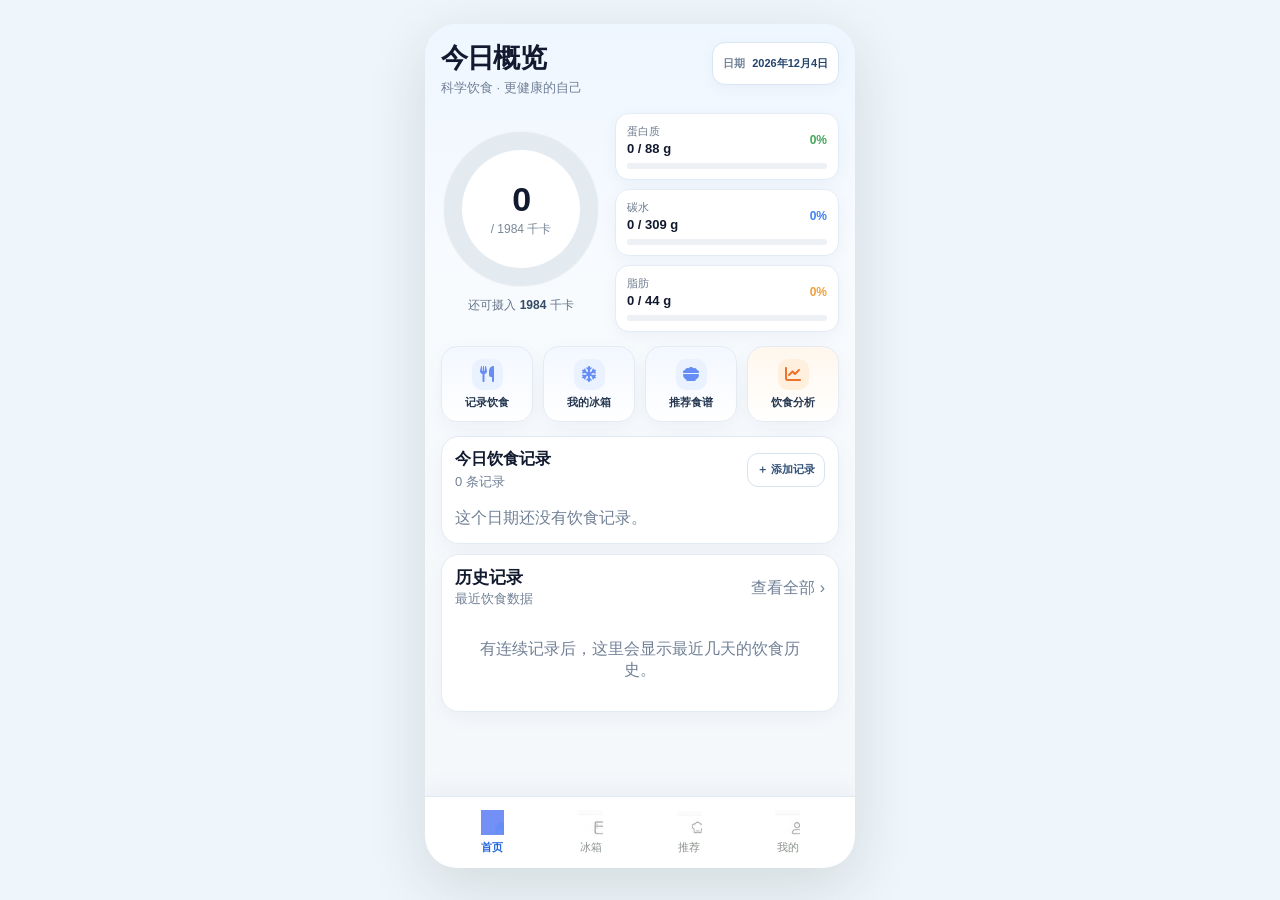
<file: index.html>
<!doctype html>
<html lang="zh-CN">
<head>
  <meta charset="utf-8" />
  <meta name="viewport" content="width=device-width, initial-scale=1, viewport-fit=cover" />
  <meta name="theme-color" content="#f3f8fd" />
  <meta name="apple-mobile-web-app-capable" content="yes" />
  <meta name="apple-mobile-web-app-status-bar-style" content="default" />
  <meta name="apple-mobile-web-app-title" content="好好吃饭" />
  <link rel="manifest" href="/manifest.webmanifest" />
  <link rel="apple-touch-icon" href="/assets/icon-192.png" />
  <link rel="stylesheet" href="/styles.css?v=1.3.3" />
  <title>好好吃饭 · Nutrition Planner</title>
</head>
<body>
  <main id="app" class="app-shell" aria-live="polite"><div class="boot-message">正在加载 Nutrition Planner…</div></main>
  <script src="/app.js?v=1.3.3" defer></script>
</body>
</html>
</file>
<file: styles.css>
:root {
  --bg: #f7faf5;
  --surface: #ffffff;
  --surface-soft: #f1f8ef;
  --surface-green: #eaf6e7;
  --text: #182019;
  --muted: #7d877e;
  --line: #e6ece4;
  --green: #4f9b4b;
  --green-dark: #2f7f35;
  --green-soft: #dff0db;
  --orange: #e9a132;
  --red: #d94a45;
  --shadow: 0 8px 28px rgba(34, 73, 37, .08);
  --radius-xl: 24px;
  --radius-lg: 18px;
  --radius-md: 14px;
  --safe-bottom: env(safe-area-inset-bottom, 0px);
}
* { box-sizing: border-box; }
html, body { margin: 0; width:100%; height:100%; min-height:100%; background: var(--bg); color: var(--text); font-family: -apple-system, BlinkMacSystemFont, "Segoe UI", "PingFang SC", "Hiragino Sans GB", "Microsoft YaHei", sans-serif; }
body { display:flex; justify-content:center; overflow:hidden; }
button, input, select { font: inherit; }
button { color: inherit; }
button:focus-visible, input:focus-visible, select:focus-visible { outline: 3px solid rgba(79,155,75,.22); outline-offset: 2px; }
.app-shell { --nav-height:72px; width:100%; max-width:430px; height:100dvh; min-height:100dvh; background:var(--bg); position:relative; overflow:hidden; padding-bottom:0; }
.screen { height:calc(100% - var(--nav-height) - var(--safe-bottom)); min-height:0; overflow-y:auto; overscroll-behavior:contain; -webkit-overflow-scrolling:touch; scrollbar-width:thin; }
.screen.detail-screen { height:100%; }
.page { padding:18px 18px 28px; }
.page.with-hero { background: linear-gradient(#f1f9ed 0 190px, var(--bg) 190px); }
.header-row { display:flex; align-items:flex-start; justify-content:space-between; gap:12px; }
.eyebrow { color: var(--muted); font-size: 13px; }
h1,h2,h3,p { margin: 0; }
h1 { font-size: 28px; line-height: 1.22; letter-spacing:-.02em; }
h2 { font-size: 20px; line-height:1.3; }
h3 { font-size: 16px; }
.muted { color: var(--muted); }
.card { background: var(--surface); border: 1px solid rgba(230,236,228,.88); border-radius: var(--radius-xl); box-shadow: var(--shadow); }
.card.flat { box-shadow:none; }
.section-title { display:flex; align-items:center; justify-content:space-between; margin: 18px 2px 10px; }
.section-title h2 { font-size:17px; }
.link-btn { border:0; background:none; color:var(--muted); padding:8px 0; min-height:44px; }
.hero-art { width:76px; height:76px; object-fit:contain; padding:18px; border-radius:22px; background:rgba(255,255,255,.72); border:1px solid rgba(225,236,222,.85); }
.header-icon { width:54px; height:54px; object-fit:contain; padding:13px; border-radius:17px; background:var(--surface-green); }
.greeting { padding-top: 8px; }
.greeting p { margin-top:7px; font-size:14px; color:var(--muted); }
.goal-card { padding:16px; margin-top:16px; }
.goal-title { display:flex; align-items:center; justify-content:space-between; margin-bottom:12px; }
.goal-grid { display:grid; grid-template-columns: 140px 1fr; gap:16px; align-items:center; }
.ring { width:136px; height:136px; border-radius:50%; background: conic-gradient(var(--green) var(--pct), #edf1ec 0); display:grid; place-items:center; position:relative; }
.ring::after { content:""; width:103px; height:103px; border-radius:50%; background:var(--surface); position:absolute; }
.ring-content { position:relative; z-index:1; text-align:center; }
.ring-content strong { display:block; font-size:30px; }
.ring-content span { color:var(--muted); font-size:12px; }
.macro-list { display:grid; gap:11px; }
.macro-line { display:grid; gap:6px; }
.macro-line .row { display:flex; justify-content:space-between; font-size:12px; }
.progress { height:7px; border-radius:100px; background:#edf1ec; overflow:hidden; }
.progress > i { display:block; height:100%; border-radius:100px; background:var(--green); }
.quick-grid { display:grid; grid-template-columns:repeat(4,1fr); gap:10px; margin-top:14px; }
.quick { border:0; background:rgba(255,255,255,.78); border-radius:18px; padding:12px 8px 10px; min-height:100px; box-shadow:0 6px 20px rgba(52,92,55,.05); }
.quick-icon { width:38px; height:38px; margin:0 auto 8px; border-radius:12px; background:var(--surface-green); display:grid; place-items:center; }
.quick-icon img { width:19px; height:19px; object-fit:contain; }
.quick strong { display:block; font-size:13px; }
.quick span { display:block; margin-top:5px; color:var(--muted); font-size:10px; line-height:1.35; }
.banner { display:flex; align-items:center; justify-content:space-between; gap:10px; min-height:78px; background:linear-gradient(90deg,#ecf7e9,#f8fbf7); border-radius:20px; padding:12px 14px; margin-top:14px; overflow:hidden; }
.banner img { width:54px; height:54px; object-fit:contain; padding:13px; border-radius:16px; background:rgba(255,255,255,.78); border:1px solid rgba(225,236,222,.85); }
.banner strong { display:block; }
.banner small { display:block; margin-top:4px; color:var(--muted); }
.bottom-nav { position:absolute; left:0; transform:none; bottom:0; width:100%; height:calc(var(--nav-height) + var(--safe-bottom)); padding:8px 18px calc(8px + var(--safe-bottom)); background:rgba(255,255,255,.98); border-top:1px solid var(--line); display:grid; grid-template-columns:repeat(4,1fr); z-index:40; backdrop-filter:blur(12px); }
.nav-btn { border:0; background:none; display:flex; flex-direction:column; align-items:center; justify-content:center; gap:5px; color:#8a928a; font-size:11px; min-height:52px; }
.nav-btn img { width:25px; height:25px; object-fit:contain; filter:grayscale(1) opacity(.65); }
.nav-btn.active { color:var(--green-dark); font-weight:600; }
.nav-btn.active img { filter:none; }
.toolbar { display:flex; gap:10px; align-items:center; }
.primary { border:0; background:var(--green); color:white; border-radius:999px; min-height:44px; padding:0 16px; font-weight:600; box-shadow:0 7px 18px rgba(79,155,75,.2); }
.secondary { border:1px solid var(--line); background:white; border-radius:14px; min-height:44px; padding:0 14px; }
.search { width:100%; min-height:46px; border-radius:14px; border:1px solid var(--line); background:#f8faf7; padding:0 14px; color:var(--text); }
.chips { display:flex; gap:8px; overflow-x:auto; padding:10px 0 4px; scrollbar-width:none; }
.chip { border:0; background:transparent; color:var(--muted); min-height:38px; padding:0 12px; border-radius:999px; white-space:nowrap; }
.chip.active { background:var(--surface-green); color:var(--green-dark); font-weight:600; }
.food-list { margin-top:8px; background:var(--surface); border-radius:18px; border:1px solid var(--line); overflow:hidden; }
.food-row { display:grid; grid-template-columns:1fr auto 18px; gap:12px; align-items:center; padding:13px 14px; border-bottom:1px solid var(--line); }
.food-row:last-child { border-bottom:0; }
.food-main strong { display:block; font-size:15px; }
.food-main span { display:block; margin-top:4px; font-size:12px; color:var(--muted); }
.food-meta { text-align:right; font-size:12px; }
.food-meta time { display:block; color:var(--muted); margin-bottom:6px; }
.badge { display:inline-flex; align-items:center; min-height:25px; padding:0 9px; border-radius:999px; font-size:11px; font-weight:600; background:#edf6ea; color:var(--green-dark); }
.badge.warn { background:#fff3dc; color:#c37b00; }
.badge.danger { background:#ffe7e5; color:#cb443d; }
.chev { color:#a8afa8; font-size:20px; }
.empty { padding:28px 18px; text-align:center; color:var(--muted); }
.detail-topbar { min-height:70px; display:grid; grid-template-columns:44px 1fr auto; align-items:center; gap:10px; padding:10px 16px; background:var(--surface); border-bottom:1px solid var(--line); }
.detail-topbar > strong { text-align:center; }
.detail-back, .detail-edit { min-width:44px; min-height:44px; border:0; background:transparent; }
.detail-back { font-size:28px; text-align:left; }
.detail-edit { width:auto; padding:0 8px; color:var(--green-dark); }
.detail-body { position:relative; background:var(--bg); padding:20px 18px 28px; }
.detail-body.no-hero { margin-top:0; border-radius:0; }
.tags { display:flex; gap:8px; margin-top:8px; }
.info-grid { display:grid; grid-template-columns:1fr 1fr; gap:10px; margin-top:16px; }
.info-box { border:1px solid var(--line); background:white; border-radius:16px; padding:13px; }
.info-box small { color:var(--muted); display:block; }
.info-box strong { margin-top:7px; display:block; }
.nutrition-grid { display:grid; grid-template-columns:1fr 1fr; gap:8px; margin-top:10px; }
.nutrition-grid .metric { display:flex; justify-content:space-between; gap:8px; background:white; border:1px solid var(--line); border-radius:12px; padding:11px; font-size:13px; }
.tip { background:#eef8ec; border-radius:16px; padding:14px; margin-top:16px; font-size:13px; line-height:1.55; }
.recipe-list { display:grid; gap:12px; }
.recipe-card { display:block; background:white; border:1px solid var(--line); border-radius:18px; padding:14px; }
.recipe-card h3 { margin-top:4px; }
.recipe-card p { color:var(--muted); margin-top:5px; font-size:12px; line-height:1.45; }
.recipe-meta { display:flex; flex-wrap:wrap; gap:6px; margin-top:8px; }
.profile-card { padding:16px; margin-top:12px; }
.form-grid { display:grid; grid-template-columns:1fr 1fr; gap:12px; }
.field { display:grid; gap:6px; font-size:13px; }
.field.full { grid-column:1/-1; }
.field input,.field select { width:100%; min-height:46px; border-radius:13px; border:1px solid var(--line); background:white; padding:0 12px; }
.form-actions { display:flex; gap:10px; margin-top:14px; }
.form-actions button { flex:1; }
.data-card { margin-top:14px; padding:16px; }
.data-status { display:flex; justify-content:space-between; gap:10px; align-items:flex-start; }
.data-status strong { display:block; }
.data-status span { display:block; color:var(--muted); font-size:12px; margin-top:4px; }
.modal-backdrop { position:absolute; inset:0; z-index:60; background:rgba(22,30,22,.28); display:flex; align-items:flex-end; justify-content:center; }
.modal { width:min(100%,430px); background:white; border-radius:26px 26px 0 0; max-height:88dvh; overflow:auto; padding:18px 18px calc(20px + var(--safe-bottom)); box-shadow:0 -18px 50px rgba(0,0,0,.14); }
.modal-head { display:flex; align-items:center; justify-content:space-between; gap:12px; }
.close { border:0; background:#f1f3f0; width:42px; height:42px; border-radius:50%; font-size:20px; }
.results { margin-top:10px; border:1px solid var(--line); border-radius:16px; overflow:hidden; max-height:320px; overflow-y:auto; }
.result-row { width:100%; border:0; background:white; display:block; text-align:left; padding:12px 14px; border-bottom:1px solid var(--line); min-height:64px; }
.result-row:last-child { border-bottom:0; }
.result-row.selected-result { background:var(--surface-green); }
.result-copy { min-width:0; display:grid; gap:3px; }
.result-copy strong { font-size:14px; color:var(--text); }
.result-copy small { color:var(--muted); font-size:11px; line-height:1.35; overflow:hidden; text-overflow:ellipsis; white-space:nowrap; }
.search-filter-row { display:grid; grid-template-columns:1.25fr .75fr; gap:10px; margin-top:10px; }
.mini-field { display:grid; gap:5px; color:var(--muted); font-size:11px; }
.mini-field select { width:100%; min-height:42px; border-radius:12px; border:1px solid var(--line); background:#f8faf7; padding:0 10px; color:var(--text); }
.inline-grid { display:grid; grid-template-columns:1fr 1fr; gap:10px; margin-top:12px; }
.toast { position:fixed; left:50%; bottom:94px; transform:translateX(-50%); background:#1d2a1f; color:white; padding:11px 16px; border-radius:999px; font-size:13px; z-index:90; box-shadow:var(--shadow); }
.notice { margin:12px 18px 0; padding:11px 13px; border-radius:14px; background:#fff6df; color:#8d6615; font-size:12px; line-height:1.45; }
@media (min-width: 431px) {
  body { padding:24px 0; }
  .app-shell { height:min(844px, calc(100dvh - 48px)); min-height:620px; border-radius:32px; overflow:hidden; box-shadow:0 18px 60px rgba(36,67,37,.14); }
  .bottom-nav { bottom:0; border-radius:0 0 32px 32px; overflow:hidden; }
}
@media (max-width: 360px) {
  .page { padding-left:14px; padding-right:14px; }
  .goal-grid { grid-template-columns:122px 1fr; gap:12px; }
  .ring { width:120px; height:120px; }
  .ring::after { width:91px; height:91px; }
  .quick-grid { gap:7px; }
  .quick { padding-left:5px; padding-right:5px; }
}

.text-food-summary { padding:12px 14px; margin-top:14px; }

/* v1.2.3: removable daily food logs and recommendation undo */
.log-actions { display:flex; align-items:center; gap:10px; }
.danger-link { color:#c94c45; }
.daily-log-list { background:var(--surface); border:1px solid var(--line); border-radius:18px; overflow:hidden; }
.daily-log-row { display:grid; grid-template-columns:1fr auto; gap:12px; align-items:center; padding:13px 14px; border-bottom:1px solid var(--line); }
.daily-log-row:last-child { border-bottom:0; }
.daily-log-copy { min-width:0; }
.daily-log-copy > div { display:flex; align-items:center; flex-wrap:wrap; gap:7px; }
.daily-log-copy strong { font-size:14px; }
.daily-log-copy small { display:block; margin-top:5px; color:var(--muted); font-size:11px; line-height:1.4; }
.badge.log-source { min-height:22px; padding:0 7px; font-size:10px; }
.log-delete { min-width:54px; min-height:40px; border:1px solid #f0d5d2; border-radius:11px; background:#fff8f7; color:#bf4a43; font-size:12px; }
@media (max-width:360px){
  .section-title { align-items:flex-start; }
  .log-actions { gap:5px; flex-wrap:wrap; justify-content:flex-end; }
  .log-actions .link-btn { min-height:34px; padding:4px 0; font-size:11px; }
}

/* v1.2.4: keep today's records visible near the top of Home */
.today-log-section { scroll-margin-top: 10px; margin-top: 2px; }
.compact-empty { padding: 18px 16px; }
.today-log-section .section-title { margin-top: 14px; }

/* v1.2.6: make today's food log unmistakably visible directly below the target card */
.today-log-card { margin-top:14px; padding:16px; scroll-margin-top:12px; }
.today-log-head { display:flex; align-items:flex-start; justify-content:space-between; gap:12px; margin-bottom:10px; }
.today-log-head h2 { margin:0; font-size:18px; line-height:1.25; }
.today-log-head .eyebrow { display:block; margin-top:4px; }
.today-log-card .daily-log-list { border:0; border-top:1px solid var(--line); border-radius:0; margin-top:2px; }
.today-log-card .daily-log-row { padding-left:0; padding-right:0; }
.today-log-card .compact-empty { padding:12px 0 2px; text-align:left; }

/* v1.3.0 · Scheme B — data dashboard */
:root {
  --bg: #f3f8fd;
  --surface: #ffffff;
  --surface-soft: #edf5ff;
  --surface-green: #edf8ef;
  --text: #111a2e;
  --muted: #718096;
  --line: #e2eaf3;
  --blue: #3f82f7;
  --blue-dark: #2367dc;
  --blue-soft: #eaf2ff;
  --green: #42a85a;
  --green-dark: #26843c;
  --green-soft: #e8f7eb;
  --orange: #f0a13b;
  --orange-soft: #fff3e4;
  --red: #e65353;
  --shadow: 0 10px 28px rgba(30, 73, 120, .08);
}
html,body{background:#eef5fb}
body{color:var(--text)}
.app-shell{background:var(--bg)}
.page{padding:18px 16px 28px}
.dashboard-page{background:linear-gradient(180deg,#eef6ff 0,#f8fbfe 250px,#f5f8fb 100%)}
.dashboard-topbar{display:flex;align-items:flex-start;justify-content:space-between;gap:12px;margin-bottom:16px}
.dashboard-topbar h1{font-size:27px;letter-spacing:-.03em}
.dashboard-subtitle{font-size:13px;margin-top:4px}
.date-pill{position:relative;display:flex;align-items:center;gap:7px;min-height:43px;border:1px solid #d9e5f2;background:#fff;border-radius:13px;padding:0 10px;color:#24456d;font-weight:600;box-shadow:0 4px 14px rgba(50,91,140,.05)}
.date-pill span{font-size:11px;color:#74849a}
.date-pill input{border:0;background:transparent;color:#24456d;font-weight:700;width:128px;outline:0;padding:0}
.overview-panel{display:grid;grid-template-columns:160px 1fr;gap:14px;align-items:center;margin-bottom:14px}
.calorie-side{display:grid;justify-items:center;gap:10px}
.dashboard-ring{width:156px;height:156px;background:conic-gradient(var(--green) var(--pct),#e3eaf0 0);box-shadow:inset 0 0 0 1px rgba(255,255,255,.5)}
.dashboard-ring::after{width:118px;height:118px}
.dashboard-ring .ring-content strong{font-size:34px;letter-spacing:-.04em}
.dashboard-ring .ring-content span{font-size:12px;color:#7a8797}
.calorie-remaining{font-size:12px;color:#64758a;text-align:center}
.calorie-remaining strong{color:#344a65}
.dashboard-macros{display:grid;gap:9px}
.dashboard-macro-card{background:#fff;border:1px solid #e4ebf3;border-radius:14px;padding:10px 11px;box-shadow:0 5px 16px rgba(37,82,130,.05)}
.dashboard-macro-card .row{display:flex;align-items:center;justify-content:space-between;gap:10px}
.dashboard-macro-card .row>div{min-width:0}
.dashboard-macro-card span{display:block;font-size:11px;color:#6c7a8d;margin-bottom:2px}
.dashboard-macro-card strong{display:block;font-size:13px;white-space:nowrap}
.dashboard-macro-card b{font-size:12px;color:var(--green)}
.dashboard-macro-card.blue b{color:var(--blue)}
.dashboard-macro-card.orange b{color:var(--orange)}
.dashboard-macro-card .progress{height:6px;margin-top:7px;background:#edf1f5}
.dashboard-macro-card .progress i{background:var(--green)}
.dashboard-macro-card.blue .progress i{background:var(--blue)}
.dashboard-macro-card.orange .progress i{background:var(--orange)}
.dashboard-quick{margin-top:2px;margin-bottom:14px}
.dashboard-quick .quick{min-height:93px;border:1px solid #e4ebf3;box-shadow:0 6px 18px rgba(38,82,125,.05)}
.dashboard-quick .quick.quick-blue{background:linear-gradient(180deg,#f3f7ff,#fff)}
.dashboard-quick .quick.quick-orange{background:linear-gradient(180deg,#fff7ed,#fff)}
.dashboard-quick .quick-icon{background:#eaf2ff}
.dashboard-quick .quick-orange .quick-icon{background:#fff0dd}
.dashboard-quick .quick-icon img{filter:invert(45%) sepia(92%) saturate(1790%) hue-rotate(202deg) brightness(100%) contrast(93%)}
.dashboard-quick .quick-orange .quick-icon img{filter:invert(66%) sepia(74%) saturate(815%) hue-rotate(343deg) brightness(98%) contrast(92%)}
.dashboard-quick .quick strong{font-size:12px;color:#24364e}
.dashboard-quick .quick span{font-size:9px}
.dashboard-card{border-radius:18px;border:1px solid #e4ebf3;box-shadow:0 6px 20px rgba(36,75,120,.05)}
.today-log-card{margin-top:0;padding:14px}
.today-log-head{align-items:center;margin-bottom:8px}
.today-log-head h2{font-size:17px}
.outline-action{border:1px solid #d7e3ef;background:#fff;border-radius:11px;min-height:38px;padding:0 11px;color:#355378;font-size:12px;font-weight:600}
.text-action{border:0;background:transparent;color:#e05050;padding:9px 4px;font-size:12px}
.today-log-footer{display:flex;justify-content:flex-end;border-top:1px solid var(--line)}
.daily-log-list{border-color:#e6edf4}
.daily-log-row{padding:12px 4px}
.daily-log-copy strong{color:#24334a}
.badge.log-source{background:#fff0d9;color:#bd7922}
.log-delete{background:#fff;border-color:#f0d9d9;color:#e04f4f}
.history-preview-card{padding:14px;margin-top:14px}
.section-heading{display:flex;align-items:flex-start;justify-content:space-between;gap:10px;margin-bottom:10px}
.section-heading h2{font-size:17px}
.history-preview-list{border-top:1px solid var(--line)}
.history-preview-row{width:100%;display:grid;grid-template-columns:auto 1fr auto;gap:10px;align-items:center;border:0;border-bottom:1px solid var(--line);background:transparent;padding:11px 0;text-align:left}
.history-preview-row:last-child{border-bottom:0}
.history-preview-row>span:first-child strong{display:block;font-size:12px;color:#283a54}
.history-preview-row>span:first-child small{display:block;font-size:11px;color:#101827;font-weight:700;margin-top:2px}
.history-preview-macros{font-size:10px;color:#8190a3;white-space:nowrap;overflow:hidden;text-overflow:ellipsis}
.history-preview-row>b{color:#9ba9ba}
.bottom-nav{border-top-color:#e1e9f2;box-shadow:0 -8px 22px rgba(38,71,108,.05)}
.nav-btn.active{color:var(--blue-dark)}
.nav-btn.active img{filter:invert(45%) sepia(81%) saturate(1902%) hue-rotate(202deg) brightness(99%) contrast(95%)}
.primary{background:var(--blue);box-shadow:0 7px 18px rgba(63,130,247,.22)}
button:focus-visible,input:focus-visible,select:focus-visible{outline-color:rgba(63,130,247,.22)}
.chip.active{background:var(--blue-soft);color:var(--blue-dark)}
.badge{background:#eaf6ec;color:#2a8b43}
.result-row.selected-result{background:#eef5ff}
.tip{background:#eff6ff}
.detail-edit{color:var(--blue-dark)}

/* History screen */
.history-page{background:linear-gradient(180deg,#eff7ff,#f7fafc 240px)}
.history-topbar{display:grid;grid-template-columns:42px 1fr 42px;align-items:center;gap:8px;text-align:center;margin-bottom:14px}
.history-topbar h1{font-size:24px}
.history-topbar p{font-size:11px;margin-top:3px}
.history-back{border:0;background:transparent;width:42px;height:42px;font-size:30px;color:#244268;text-align:left}
.history-filters{display:grid;grid-template-columns:repeat(3,1fr) 1.15fr;gap:6px;margin-bottom:12px}
.history-chip,.month-filter{border:1px solid #dce7f2;background:#fff;border-radius:11px;min-height:38px;display:flex;align-items:center;justify-content:center;color:#57708e;font-size:11px}
.history-chip.active{background:var(--blue);color:#fff;border-color:var(--blue)}
.month-filter input{width:100%;border:0;background:transparent;padding:0 5px;color:#445c79;font-size:10px;outline:0}
.trend-card{padding:14px;margin-bottom:15px}
.chart-wrap{position:relative;height:180px;padding:20px 4px 20px;margin-top:4px;border-top:1px solid #edf2f6}
.bar-chart{position:absolute;inset:22px 6px 14px;display:grid;grid-auto-flow:column;grid-auto-columns:1fr;gap:7px;align-items:end}
.bar-item{height:100%;min-width:0;display:grid;grid-template-rows:1fr auto;align-items:end;gap:5px;border:0;background:transparent;padding:0}
.bar-item .bar{display:block;width:100%;min-height:3px;border-radius:6px 6px 2px 2px;background:#b7d4ff}
.bar-item.today .bar{background:#64bf78}
.bar-item small{font-size:9px;color:#7e8c9d;text-align:center}
.target-line{position:absolute;left:4px;right:4px;border-top:1px dashed #7f9ac0;z-index:2}
.target-line span{position:absolute;right:0;top:-23px;background:var(--blue);color:white;border-radius:7px;padding:3px 6px;font-size:9px}
.history-records{margin-top:4px}
.history-record-list{display:grid;gap:9px}
.history-record-row{position:relative;width:100%;border:1px solid #e1e9f2;background:#fff;border-radius:15px;padding:12px 30px 11px 12px;text-align:left;box-shadow:0 4px 16px rgba(35,74,118,.04)}
.history-record-row:first-child{border-color:#cfe9d3;background:#f7fdf8}
.history-record-head{display:flex;justify-content:space-between;align-items:flex-start;gap:8px}
.history-record-head strong{display:block;font-size:11px;color:#34465d}
.history-record-head b{display:block;margin-top:2px;font-size:19px;color:#111a2e}
.history-status{border-radius:999px;padding:5px 9px;font-size:10px;font-weight:700;background:#eaf7ed;color:#2f9147}
.history-status.danger{background:#ffe8e6;color:#d84d49}
.history-record-macros{display:grid;grid-template-columns:repeat(3,1fr);gap:6px;margin-top:8px}
.history-record-macros span{font-size:9px;color:#708097;white-space:nowrap}
.history-record-macros i{font-style:normal;font-weight:700;color:#4a8fef;margin-left:2px}
.history-record-row>small{display:block;margin-top:7px;font-size:9px;color:#9aa7b6}
.history-chevron{position:absolute;right:12px;top:50%;transform:translateY(-50%);font-size:20px;color:#93a1b2}
.log-date-note{margin-top:12px;padding:9px 11px;border-radius:10px;background:#f2f7fd;color:#60738a;font-size:11px}

@media (max-width:380px){
  .overview-panel{grid-template-columns:145px 1fr;gap:10px}
  .dashboard-ring{width:140px;height:140px}.dashboard-ring::after{width:106px;height:106px}
  .date-pill{padding:0 8px}.date-pill input{width:112px;font-size:11px}
  .history-filters{grid-template-columns:repeat(3,1fr)}.month-filter{grid-column:1/-1}
}
.date-pill{overflow:hidden;cursor:pointer}
.date-pill b{font-size:11px;white-space:nowrap;color:#24456d}
.date-pill input{position:absolute;inset:0;width:100%;height:100%;opacity:0;cursor:pointer}
.month-filter{position:relative;overflow:hidden;cursor:pointer;padding:0 8px}
.month-filter b{font-size:10px;color:#445c79;white-space:nowrap}
.month-filter input{position:absolute;inset:0;width:100%;height:100%;opacity:0;cursor:pointer}
/* v1.3.0 density tuning after visual QA */
.dashboard-quick .quick{min-height:76px;padding:8px 5px 7px;border-radius:16px}
.dashboard-quick .quick-icon{width:31px;height:31px;margin-bottom:5px;border-radius:10px}
.dashboard-quick .quick-icon img{width:16px;height:16px}
.dashboard-quick .quick span{display:none}
.dashboard-quick .quick strong{font-size:11px}
.today-log-card{padding:12px 13px}
.today-log-head{margin-bottom:5px}
.today-log-head h2{font-size:16px}
.daily-log-row{padding:8px 2px}
.daily-log-copy strong{font-size:13px}
.daily-log-copy small{margin-top:3px;font-size:10px}
.log-delete{min-width:48px;min-height:34px;font-size:11px}
.log-actions{gap:7px}
.log-actions .link-btn{min-height:34px;font-size:11px;padding:3px 0}
.outline-action{min-height:34px;padding:0 9px;font-size:11px}
.history-preview-card{margin-top:10px;padding:12px 13px}

.boot-message{padding:32px 24px;color:#607086;font-size:14px;text-align:center;}
</file>
